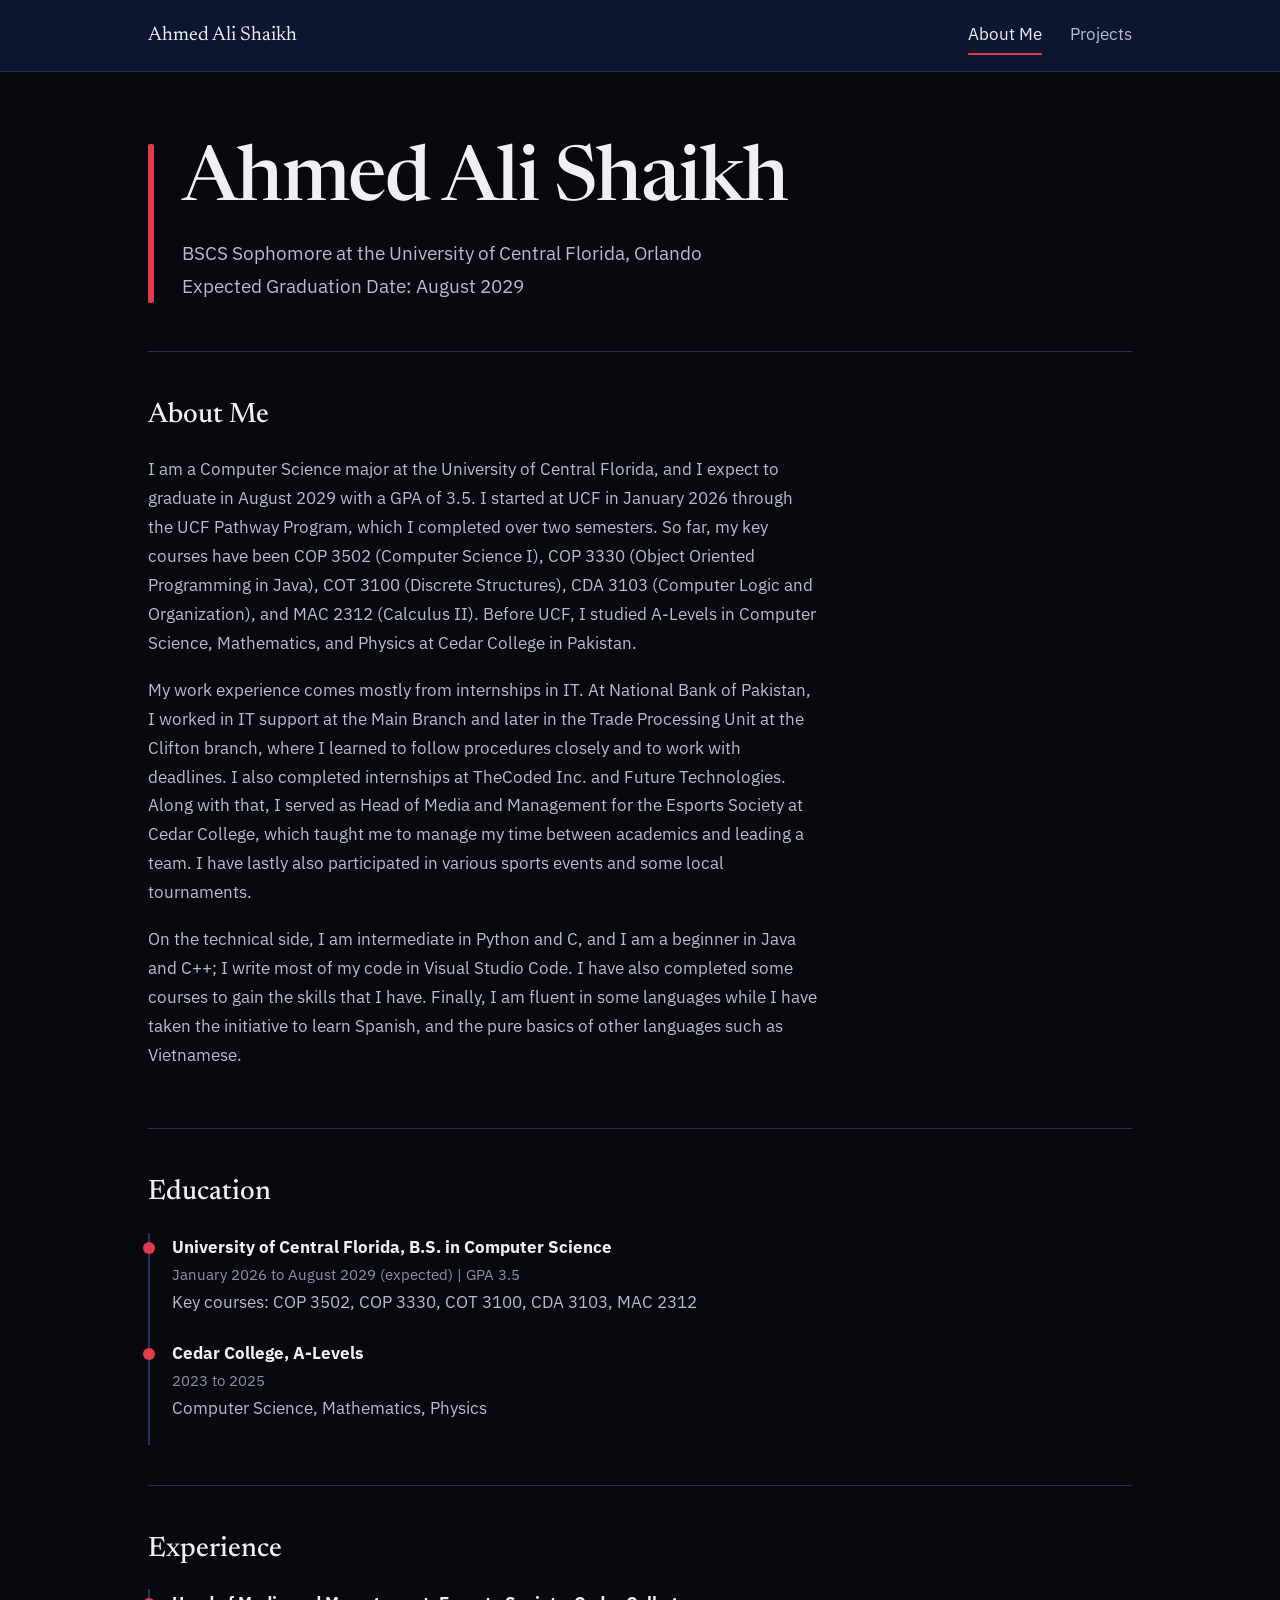
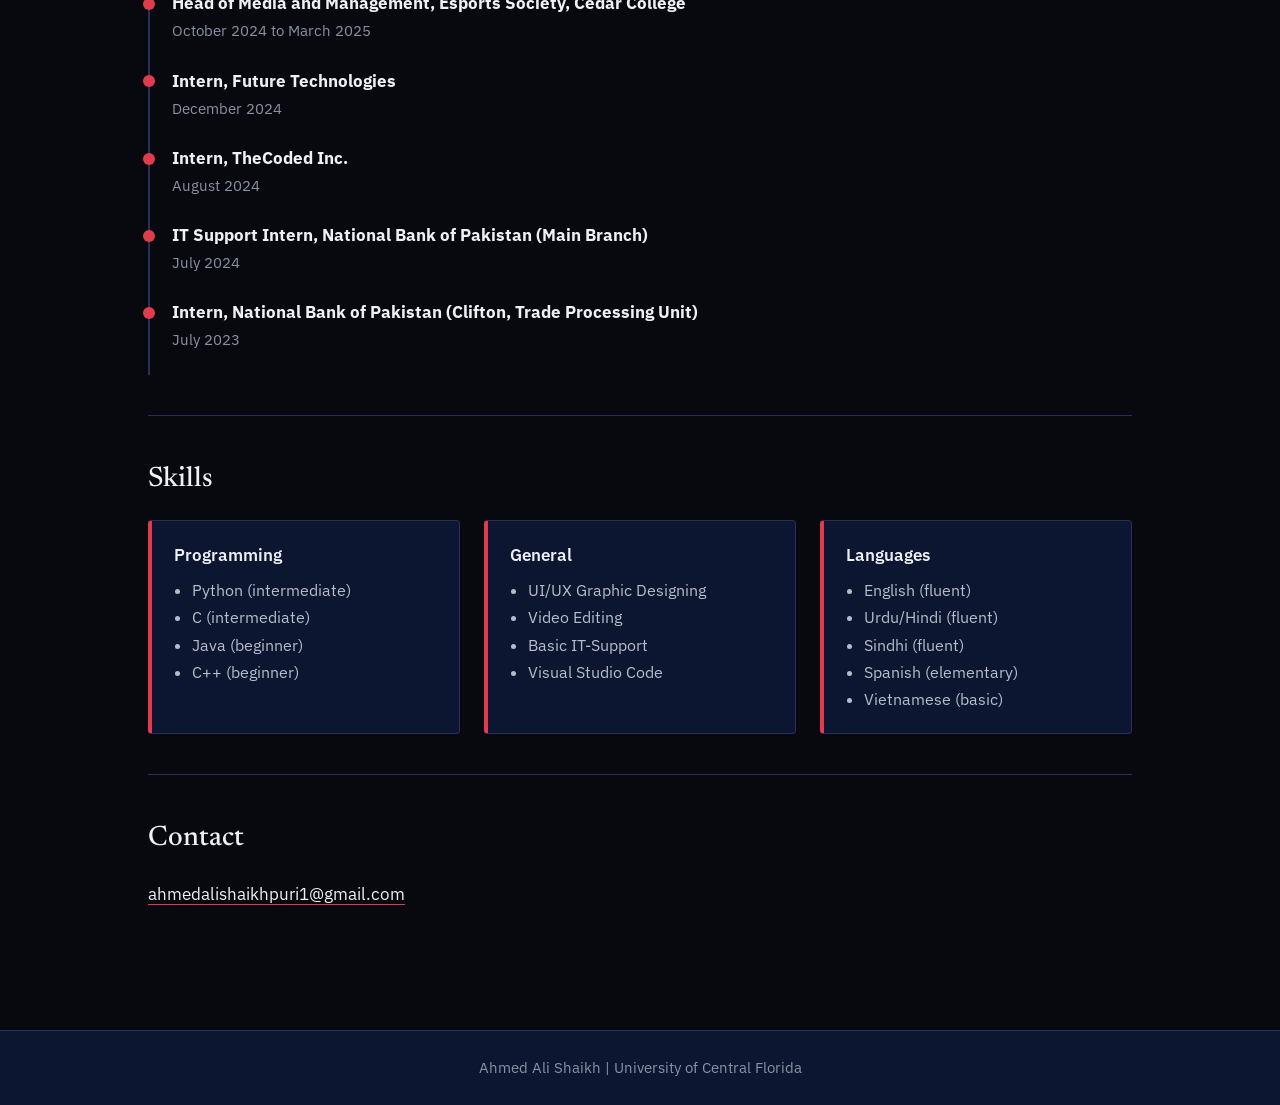
<file: index.html>
<!doctype html>
<html lang="en">
<head>
<meta charset="utf-8">
<meta name="viewport" content="width=device-width,initial-scale=1">
<title>Ahmed Ali Shaikh | About Me</title>
<meta name="description" content="Ahmed Ali Shaikh, Computer Science student at the University of Central Florida.">
<link rel="preconnect" href="https://fonts.googleapis.com">
<link rel="preconnect" href="https://fonts.gstatic.com" crossorigin>
<link href="https://fonts.googleapis.com/css2?family=IBM+Plex+Sans:wght@400;600&family=Newsreader:wght@500&display=swap" rel="stylesheet">
<link rel="stylesheet" href="style.css">
</head>
<body>
<a class="skip" href="#main">Skip to content</a>
<header class="site">
  <nav aria-label="Main">
    <a class="brand" href="index.html">Ahmed Ali Shaikh</a>
    <a class="nav" href="index.html" aria-current="page">About Me</a>
    <a class="nav" href="projects.html">Projects</a>
  </nav>
</header>
<main id="main">
  <div class="hero">
    <div class="rule" aria-hidden="true"></div>
    <div>
      <h1>Ahmed Ali Shaikh</h1>
      <p class="lead">BSCS Sophomore at the University of Central Florida, Orlando<br>Expected Graduation Date: August 2029</p>
    </div>
  </div>

  <section aria-labelledby="about">
    <h2 id="about">About Me</h2>
    <div class="prose">
      <p>I am a Computer Science major at the University of Central Florida, and I expect to graduate in August 2029 with a GPA of 3.5. I started at UCF in January 2026 through the UCF Pathway Program, which I completed over two semesters. So far, my key courses have been COP 3502 (Computer Science I), COP 3330 (Object Oriented Programming in Java), COT 3100 (Discrete Structures), CDA 3103 (Computer Logic and Organization), and MAC 2312 (Calculus II). Before UCF, I studied A-Levels in Computer Science, Mathematics, and Physics at Cedar College in Pakistan.</p>
      <p>My work experience comes mostly from internships in IT. At National Bank of Pakistan, I worked in IT support at the Main Branch and later in the Trade Processing Unit at the Clifton branch, where I learned to follow procedures closely and to work with deadlines. I also completed internships at TheCoded Inc. and Future Technologies. Along with that, I served as Head of Media and Management for the Esports Society at Cedar College, which taught me to manage my time between academics and leading a team. I have lastly also participated in various sports events and some local tournaments.</p>
      <p>On the technical side, I am intermediate in Python and C, and I am a beginner in Java and C++; I write most of my code in Visual Studio Code. I have also completed some courses to gain the skills that I have. Finally, I am fluent in some languages while I have taken the initiative to learn Spanish, and the pure basics of other languages such as Vietnamese.</p>
    </div>
  </section>

  <section aria-labelledby="edu">
    <h2 id="edu">Education</h2>
    <ul class="timeline">
      <li><strong>University of Central Florida, B.S. in Computer Science</strong><span class="when">January 2026 to August 2029 (expected) | GPA 3.5</span>Key courses: COP 3502, COP 3330, COT 3100, CDA 3103, MAC 2312</li>
      <li><strong>Cedar College, A-Levels</strong><span class="when">2023 to 2025</span>Computer Science, Mathematics, Physics</li>
    </ul>
  </section>

  <section aria-labelledby="exp">
    <h2 id="exp">Experience</h2>
    <ul class="timeline">
      <li><strong>Head of Media and Management, Esports Society, Cedar College</strong><span class="when">October 2024 to March 2025</span></li>
      <li><strong>Intern, Future Technologies</strong><span class="when">December 2024</span></li>
      <li><strong>Intern, TheCoded Inc.</strong><span class="when">August 2024</span></li>
      <li><strong>IT Support Intern, National Bank of Pakistan (Main Branch)</strong><span class="when">July 2024</span></li>
      <li><strong>Intern, National Bank of Pakistan (Clifton, Trade Processing Unit)</strong><span class="when">July 2023</span></li>
    </ul>
  </section>

  <section aria-labelledby="skills">
    <h2 id="skills">Skills</h2>
    <div class="grid">
      <div class="panel"><h3>Programming</h3><ul><li>Python (intermediate)</li><li>C (intermediate)</li><li>Java (beginner)</li><li>C++ (beginner)</li></ul></div>
      <div class="panel"><h3>General</h3><ul><li>UI/UX Graphic Designing</li><li>Video Editing</li><li>Basic IT-Support</li><li>Visual Studio Code</li></ul></div>
      <div class="panel"><h3>Languages</h3><ul><li>English (fluent)</li><li>Urdu/Hindi (fluent)</li><li>Sindhi (fluent)</li><li>Spanish (elementary)</li><li>Vietnamese (basic)</li></ul></div>
    </div>
  </section>

  <section aria-labelledby="contact">
    <h2 id="contact">Contact</h2>
    <p><a href="mailto:ahmedalishaikhpuri1@gmail.com">ahmedalishaikhpuri1@gmail.com</a></p>
  </section>
</main>
<footer>Ahmed Ali Shaikh | University of Central Florida</footer>
</body>
</html>
</file>
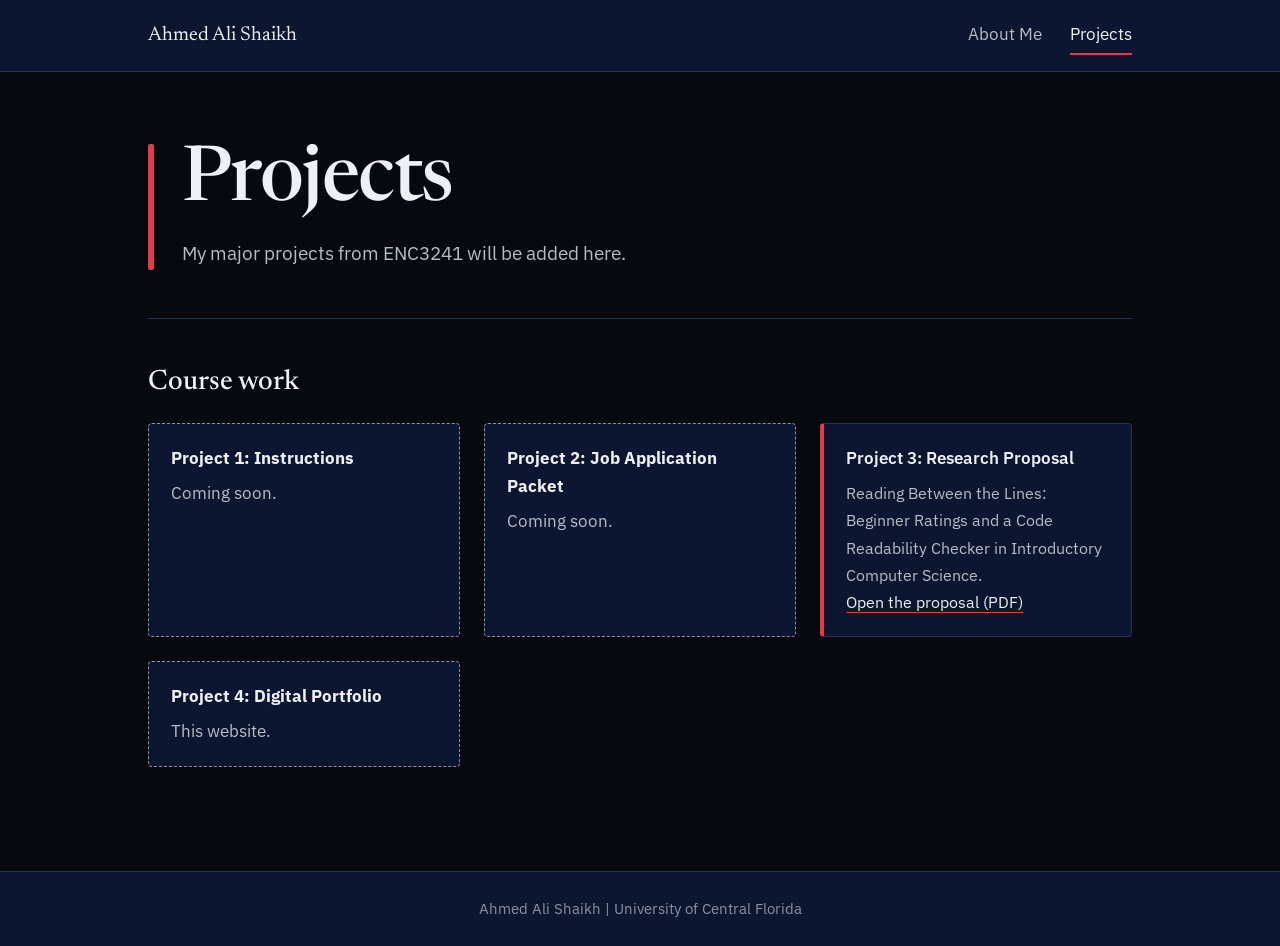
<file: projects.html>
<!doctype html>
<html lang="en">
<head>
<meta charset="utf-8">
<meta name="viewport" content="width=device-width,initial-scale=1">
<title>Ahmed Ali Shaikh | Projects</title>
<link rel="preconnect" href="https://fonts.googleapis.com">
<link rel="preconnect" href="https://fonts.gstatic.com" crossorigin>
<link href="https://fonts.googleapis.com/css2?family=IBM+Plex+Sans:wght@400;600&family=Newsreader:wght@500&display=swap" rel="stylesheet">
<link rel="stylesheet" href="style.css">
</head>
<body>
<a class="skip" href="#main">Skip to content</a>
<header class="site">
  <nav aria-label="Main">
    <a class="brand" href="index.html">Ahmed Ali Shaikh</a>
    <a class="nav" href="index.html">About Me</a>
    <a class="nav" href="projects.html" aria-current="page">Projects</a>
  </nav>
</header>
<main id="main">
  <div class="hero">
    <div class="rule" aria-hidden="true"></div>
    <div>
      <h1>Projects</h1>
      <p class="lead">My major projects from ENC3241 will be added here.</p>
    </div>
  </div>
  <section aria-labelledby="proj">
    <h2 id="proj">Course work</h2>
    <div class="grid">
      <div class="placeholder"><h3>Project 1: Instructions</h3><p>Coming soon.</p></div>
      <div class="placeholder"><h3>Project 2: Job Application Packet</h3><p>Coming soon.</p></div>
      <div class="panel"><h3>Project 3: Research Proposal</h3><p>Reading Between the Lines: Beginner Ratings and a Code Readability Checker in Introductory Computer Science.</p><p><a href="project3-proposal.pdf">Open the proposal (PDF)</a></p></div>
      <div class="placeholder"><h3>Project 4: Digital Portfolio</h3><p>This website.</p></div>
    </div>
  </section>
</main>
<footer>Ahmed Ali Shaikh | University of Central Florida</footer>
</body>
</html>
</file>
<file: style.css>
:root{
  --black:#07090f;
  --navy:#0d1630;
  --navy-2:#142048;
  --gray:#b7bcc8;
  --gray-dim:#8a91a3;
  --white:#eef0f5;
  --red:#e03c4b;
  --line:#26305a;
}
*{box-sizing:border-box}
html{scroll-behavior:smooth}
body{
  margin:0;background:var(--black);color:var(--gray);
  font-family:"IBM Plex Sans",system-ui,sans-serif;font-size:1.0625rem;line-height:1.7;
}
a{color:var(--white);text-decoration-color:var(--red);text-underline-offset:4px}
a:hover{color:var(--red)}
:focus-visible{outline:3px solid var(--red);outline-offset:3px}
.skip{position:absolute;left:-999px}
.skip:focus{left:1rem;top:1rem;background:var(--navy);padding:.5rem 1rem;z-index:9}

header.site{background:var(--navy);border-bottom:1px solid var(--line)}
header.site nav{max-width:64rem;margin:0 auto;padding:1rem 1.25rem;display:flex;gap:1.75rem;flex-wrap:wrap;align-items:center}
header.site .brand{font-family:"Newsreader",Georgia,serif;font-size:1.25rem;color:var(--white);text-decoration:none;margin-right:auto}
header.site a.nav{color:var(--gray);text-decoration:none;padding:.25rem 0;border-bottom:2px solid transparent}
header.site a.nav:hover{color:var(--white)}
header.site a.nav[aria-current="page"]{color:var(--white);border-bottom-color:var(--red)}

main{max-width:64rem;margin:0 auto;padding:0 1.25rem 4rem}
.hero{display:grid;grid-template-columns:auto 1fr;gap:1.75rem;padding:4.5rem 0 3rem}
.hero .rule{width:6px;background:var(--red);border-radius:2px}
h1{font-family:"Newsreader",Georgia,serif;font-weight:500;color:var(--white);font-size:clamp(2.6rem,7vw,4.75rem);line-height:1.02;margin:0 0 1rem;letter-spacing:-.02em}
.hero p.lead{font-size:1.2rem;max-width:40rem;margin:0;color:var(--gray)}
h2{font-family:"Newsreader",Georgia,serif;font-weight:500;color:var(--white);font-size:1.75rem;margin:0 0 1rem}
section{padding:2.5rem 0;border-top:1px solid var(--line)}
.prose{max-width:42rem}
.prose p{margin:0 0 1.15rem}
.grid{display:grid;grid-template-columns:repeat(auto-fit,minmax(15rem,1fr));gap:1.5rem}
.panel{background:var(--navy);border:1px solid var(--line);border-left:4px solid var(--red);padding:1.25rem 1.4rem;border-radius:4px}
.panel h3{margin:0 0 .5rem;color:var(--white);font-size:1.05rem;font-weight:600}
.panel p,.panel li{margin:0;color:var(--gray);font-size:1rem}
.panel ul{margin:0;padding-left:1.1rem}
.facts{display:grid;grid-template-columns:max-content 1fr;gap:.35rem 1.5rem;margin:0}
.facts dt{color:var(--white);font-weight:600}
.facts dd{margin:0}
.timeline{list-style:none;margin:0;padding:0;border-left:2px solid var(--line)}
.timeline li{padding:0 0 1.4rem 1.4rem;position:relative}
.timeline li::before{content:"";position:absolute;left:-7px;top:.55rem;width:12px;height:12px;border-radius:50%;background:var(--red)}
.timeline strong{color:var(--white)}
.timeline .when{display:block;color:var(--gray-dim);font-size:.95rem}
.placeholder{border:1px dashed var(--gray-dim);padding:1.25rem 1.4rem;border-radius:4px;background:var(--navy)}
.placeholder h3{margin:0 0 .4rem;color:var(--white);font-size:1.05rem}
.placeholder p{margin:0}
footer{border-top:1px solid var(--line);background:var(--navy);color:var(--gray-dim);text-align:center;padding:1.5rem 1rem;font-size:.95rem}
@media (max-width:560px){
  .hero{grid-template-columns:4px 1fr;gap:1rem;padding-top:3rem}
  .hero .rule{width:4px}
  .facts{grid-template-columns:1fr}
  .facts dd{margin-bottom:.6rem}
}
@media (prefers-reduced-motion:reduce){html{scroll-behavior:auto}}
</file>
